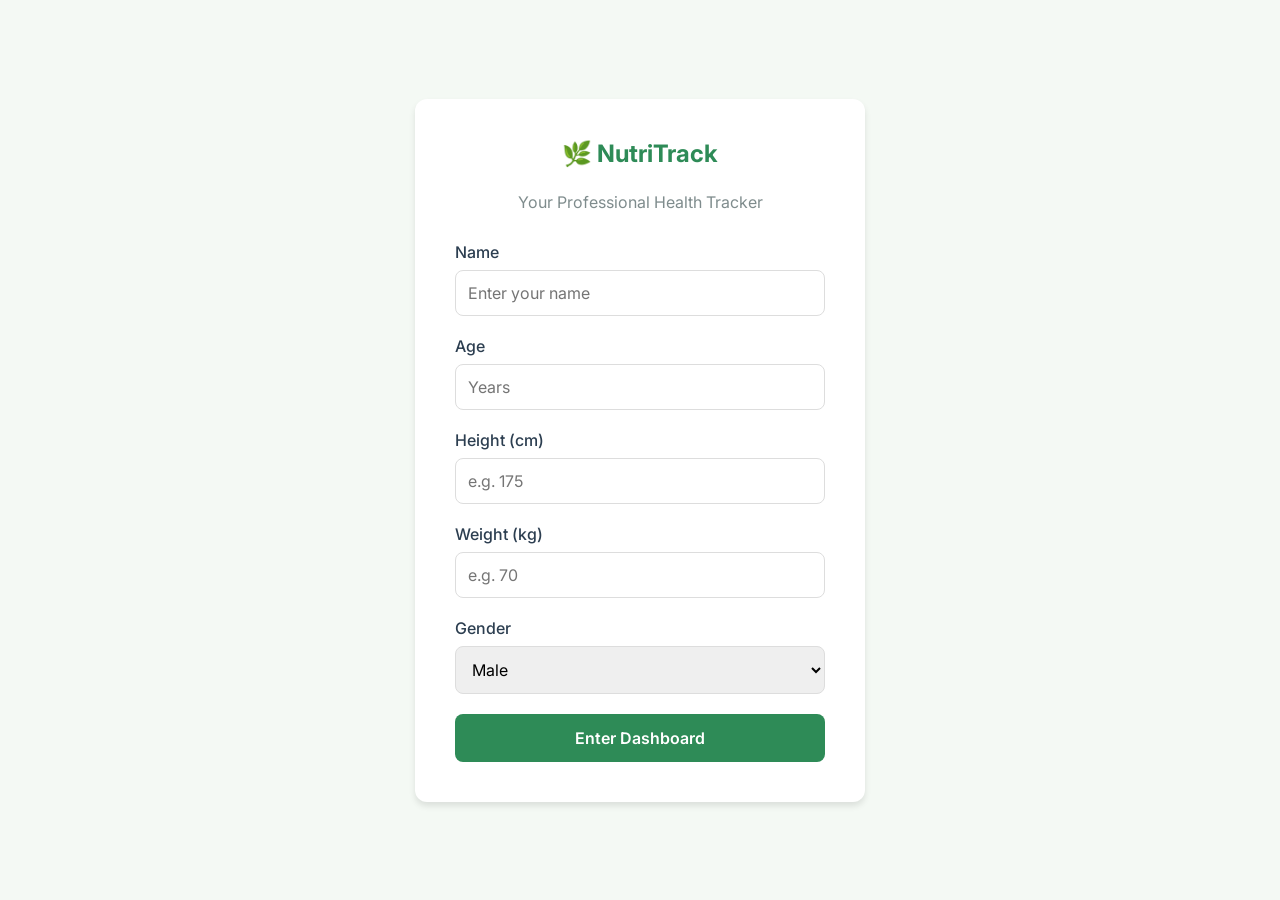
<file: index.html>
<!DOCTYPE html>
<html lang="en">
<head>
    <meta charset="UTF-8">
    <meta name="viewport" content="width=device-width, initial-scale=1.0">
    <title>NutriTrack | Dashboard</title>
    <link rel="stylesheet" href="css/style.css">
    <link href="https://fonts.googleapis.com/css2?family=Inter:wght@400;500;600;700&display=swap" rel="stylesheet">
</head>
<body>
    
    <nav class="sidebar">
        <div class="logo">🌿 NutriTrack</div>
        <div class="nav-links">
            <a href="index.html">🏠 Dashboard</a>
            <a href="meals.html">🍽 Meals</a>
            <a href="summary.html">📊 Summary</a>
            <a href="goals.html">🎯 Goals</a>
            <a href="progress.html">📈 Progress</a>
            <a href="#" class="logout" onclick="logout()">🚪 Sign Out</a>
        </div>
    </nav>

    <main class="main-content">
        <div class="page-header">
            <h1>Welcome back, <span id="userName" style="color:var(--primary)"></span>!</h1>
            <p style="color:var(--text-light); margin-top:8px;">Here's your health overview for today.</p>
        </div>

        <div class="metrics-row">
            <div class="metric-card">
                <h3>Current BMI</h3>
                <p id="userBMI">--</p>
            </div>
            <div class="metric-card">
                <h3>Estimated BMR</h3>
                <p id="userBMR">--</p>
            </div>
            <div class="metric-card">
                <h3>Daily Calorie Goal</h3>
                <p id="userGoal">--</p>
            </div>
        </div>

        <div class="dashboard-grid">
            <div class="card">
                <div class="card-header">
                    <h2>🔥 Calories</h2>
                </div>
                <div style="text-align:center; padding: 20px 0;">
                    <div style="font-size:48px; font-weight:700; color:var(--primary)" id="calConsumed">0</div>
                    <div style="color:var(--text-light)">Consumed kcal</div>
                </div>
            </div>

            <div class="card">
                <div class="card-header">
                    <h2>💧 Water Tracker</h2>
                </div>
                <div class="water-controls">
                    <button class="water-btn" onclick="updateWater(-1)">-</button>
                    <div class="water-count"><span id="waterCount">0</span>/8</div>
                    <button class="water-btn" onclick="updateWater(1)">+</button>
                </div>
                <div id="waterStatus" class="water-status status-low">
                    ⚠️ Water is low<br>💧 Drink 8 more glasses
                </div>
            </div>

            <div class="card" style="grid-column: 1 / -1;">
                <div class="card-header">
                    <h2>🏃‍♂️ Quick Activity Log</h2>
                    <span style="color:var(--text-light); font-weight:600;"><span id="actBurned">0</span> kcal burned today</span>
                </div>
                <div style="display:flex; gap:15px; margin-top:15px;">
                    <input type="text" id="actName" class="form-control" placeholder="Activity (e.g. Running)">
                    <input type="number" id="actDur" class="form-control" placeholder="Duration (mins)" style="width:150px">
                    <button class="btn" style="width:auto;" onclick="addActivity()">Log</button>
                </div>
            </div>
        </div>
    </main>

    <script src="js/script.js"></script>
</body>
</html>
</file>
<file: css/style.css>
:root {
  --primary: #2e8b57;
  --secondary: #27ae60;
  --primary-light: #e8f5e9;
  --bg-color: #f4f9f4;
  --text-dark: #2c3e50;
  --text-light: #7f8c8d;
  --white: #ffffff;
  --shadow: 0 4px 6px rgba(0, 0, 0, 0.1);
  --border-radius: 12px;
  --danger: #e74c3c;
  --warning: #f1c40f;
  --info: #3498db;
}

* {
  margin: 0;
  padding: 0;
  box-sizing: border-box;
  font-family: 'Inter', 'Segoe UI', sans-serif;
}

body {
  background-color: var(--bg-color);
  color: var(--text-dark);
  display: flex;
  min-height: 100vh;
}

/* Sidebar Styles */
.sidebar {
  width: 260px;
  background-color: var(--white);
  padding: 24px 20px;
  display: flex;
  flex-direction: column;
  box-shadow: 2px 0 10px rgba(0,0,0,0.05);
  position: fixed;
  height: 100vh;
  z-index: 100;
}

.logo {
  font-size: 24px;
  font-weight: 700;
  color: var(--primary);
  margin-bottom: 40px;
  display: flex;
  align-items: center;
  gap: 10px;
}

.nav-links {
  display: flex;
  flex-direction: column;
  gap: 12px;
  flex: 1;
}

.nav-links a {
  text-decoration: none;
  color: var(--text-light);
  font-weight: 500;
  padding: 12px 16px;
  border-radius: 8px;
  display: flex;
  align-items: center;
  gap: 12px;
  transition: all 0.3s ease;
}

.nav-links a:hover, .nav-links a.active {
  background-color: var(--primary-light);
  color: var(--primary);
}

.nav-links a.logout {
  margin-top: auto;
  color: var(--danger);
}

.nav-links a.logout:hover {
  background-color: rgba(231, 76, 60, 0.1);
}

/* Main Content */
.main-content {
  margin-left: 260px;
  flex: 1;
  padding: 32px;
  overflow-y: auto;
}

.page-header {
  margin-bottom: 30px;
}

.page-header h1 {
  font-size: 28px;
  color: var(--text-dark);
}

/* Form Styles */
.auth-container {
  width: 100%;
  max-width: 450px;
  margin: auto;
  align-self: center;
  background: var(--white);
  padding: 40px;
  border-radius: var(--border-radius);
  box-shadow: var(--shadow);
}

.auth-container h2 {
  text-align: center;
  color: var(--primary);
  margin-bottom: 24px;
}

.form-group {
  margin-bottom: 20px;
}

.form-group label {
  display: block;
  margin-bottom: 8px;
  font-weight: 500;
  color: var(--text-dark);
}

.form-control {
  width: 100%;
  padding: 12px;
  border: 1px solid #ddd;
  border-radius: 8px;
  font-size: 16px;
  outline: none;
  transition: border-color 0.3s;
}

.form-control:focus {
  border-color: var(--primary);
}

.btn {
  width: 100%;
  padding: 14px;
  background-color: var(--primary);
  color: var(--white);
  border: none;
  border-radius: 8px;
  font-size: 16px;
  font-weight: 600;
  cursor: pointer;
  transition: background-color 0.3s;
}

.btn:hover {
  background-color: var(--secondary);
}

/* Dashboard Cards */
.metrics-row {
  display: grid;
  grid-template-columns: repeat(3, 1fr);
  gap: 24px;
  margin-bottom: 30px;
}

.metric-card {
  background: var(--white);
  padding: 24px;
  border-radius: var(--border-radius);
  box-shadow: var(--shadow);
  text-align: center;
}

.metric-card h3 {
  font-size: 16px;
  color: var(--text-light);
  margin-bottom: 8px;
}

.metric-card p {
  font-size: 28px;
  font-weight: 700;
  color: var(--primary);
}

.dashboard-grid {
  display: grid;
  grid-template-columns: 1fr 1fr;
  gap: 24px;
}

.card {
  background: var(--white);
  padding: 24px;
  border-radius: var(--border-radius);
  box-shadow: var(--shadow);
}

.card-header {
  display: flex;
  justify-content: space-between;
  align-items: center;
  margin-bottom: 20px;
  padding-bottom: 12px;
  border-bottom: 1px solid #eee;
}

.card-header h2 {
  font-size: 20px;
}

.flex-between {
  display: flex;
  justify-content: space-between;
  align-items: center;
}

/* Tabs */
.tabs {
  display: flex;
  gap: 12px;
  margin-bottom: 24px;
  overflow-x: auto;
  padding-bottom: 8px;
}

.tab-btn {
  padding: 10px 20px;
  background: var(--white);
  border: 1px solid #ddd;
  border-radius: 20px;
  cursor: pointer;
  white-space: nowrap;
  font-weight: 500;
}

.tab-btn.active {
  background: var(--primary);
  color: var(--white);
  border-color: var(--primary);
}

/* Water Tracker */
.water-controls {
  display: flex;
  align-items: center;
  justify-content: center;
  gap: 20px;
  margin-top: 20px;
}

.water-btn {
  width: 40px;
  height: 40px;
  border-radius: 50%;
  border: none;
  background: var(--primary-light);
  color: var(--primary);
  font-size: 24px;
  cursor: pointer;
  display: flex;
  align-items: center;
  justify-content: center;
}

.water-count {
  font-size: 32px;
  font-weight: bold;
}

.water-status {
  text-align: center;
  margin-top: 15px;
  font-weight: 500;
}

.status-low { color: var(--danger); }
.status-good { color: var(--primary); }

/* Food Search */
.search-container {
  position: relative;
  margin-bottom: 20px;
}

.search-results {
  position: absolute;
  top: 100%;
  left: 0;
  right: 0;
  background: var(--white);
  border-radius: 8px;
  box-shadow: 0 4px 12px rgba(0,0,0,0.15);
  max-height: 300px;
  overflow-y: auto;
  z-index: 10;
  display: none;
}

.search-item {
  padding: 12px 16px;
  border-bottom: 1px solid #eee;
  cursor: pointer;
  display: flex;
  justify-content: space-between;
}

.search-item:hover {
  background: var(--bg-color);
}

.meal-entry-form {
  display: none;
  margin-top: 20px;
  background: var(--primary-light);
  padding: 20px;
  border-radius: 8px;
}

.food-list {
  margin-top: 20px;
}

.food-list-item {
  display: flex;
  justify-content: space-between;
  padding: 12px 0;
  border-bottom: 1px solid #eee;
}

/* Tables */
.data-table {
  width: 100%;
  border-collapse: collapse;
  margin-top: 20px;
}

.data-table th, .data-table td {
  padding: 12px;
  text-align: left;
  border-bottom: 1px solid #eee;
}

.data-table th {
  font-weight: 600;
  color: var(--text-light);
}

/* Flex rows */
.stats-row {
  display: flex;
  justify-content: space-between;
  margin-bottom: 15px;
  padding-bottom: 15px;
  border-bottom: 1px solid #eee;
}

.stats-row span:last-child {
  font-weight: 600;
  color: var(--primary);
}

/* AI Upload */
.ai-upload {
  border: 2px dashed #ddd;
  padding: 30px;
  text-align: center;
  border-radius: 8px;
  cursor: pointer;
  margin-bottom: 20px;
  background: #fafafa;
}

.ai-upload:hover {
  border-color: var(--primary);
  background: var(--primary-light);
}

/* Health Suggestions */
.suggestion-box {
  padding: 16px;
  border-radius: 8px;
  margin-top: 15px;
  font-weight: 500;
  display: flex;
  align-items: center;
  gap: 10px;
}

.suggestion-box.balanced { background: var(--primary-light); color: var(--primary); }
.suggestion-box.warning { background: #fdf2e9; color: var(--danger); }
.suggestion-box.info { background: #ebf5fb; color: var(--info); }

/* Progress Charts */
.chart-container {
  height: 300px;
  margin-top: 20px;
  position: relative;
}

/* Responsive */
@media (max-width: 768px) {
  body {
    flex-direction: column;
  }
  
  .sidebar {
    width: 100%;
    height: auto;
    position: relative;
    padding: 16px;
    flex-direction: row;
    flex-wrap: wrap;
    justify-content: space-between;
    align-items: center;
  }
  
  .logo {
    margin-bottom: 0;
  }
  
  .nav-links {
    flex-direction: row;
    width: 100%;
    overflow-x: auto;
    margin-top: 16px;
  }
  
  .nav-links a {
    white-space: nowrap;
  }
  
  .main-content {
    margin-left: 0;
    padding: 20px;
  }
  
  .dashboard-grid {
    grid-template-columns: 1fr;
  }
  
  .metrics-row {
    grid-template-columns: 1fr;
  }
}
</file>
